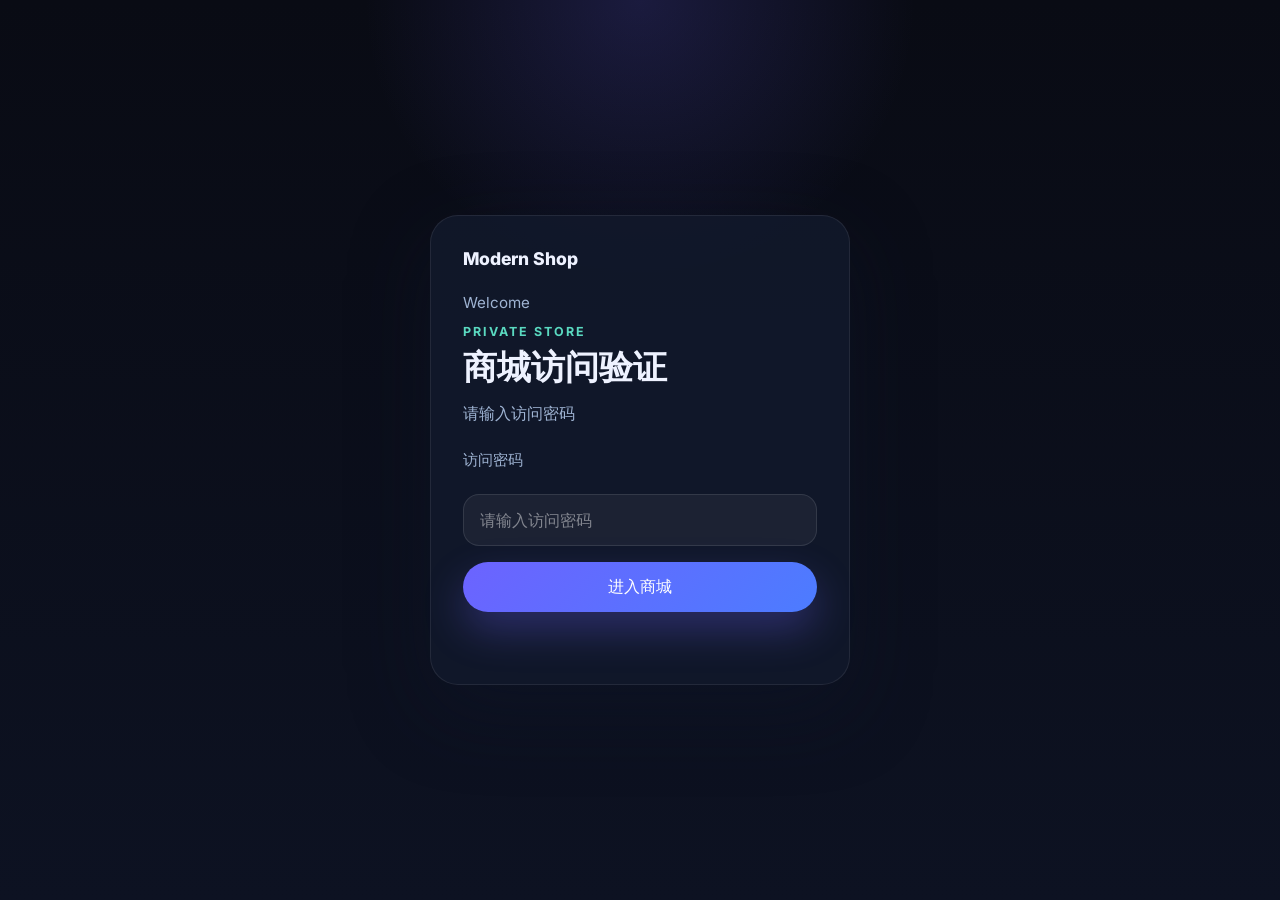
<file: index.html>
<!doctype html>
<html lang="zh-CN">
<head>
  <meta charset="utf-8" />
  <meta name="viewport" content="width=device-width, initial-scale=1.0" />
  <title>Modern Shop | 专业商城首页</title>
  <meta name="description" content="现代化商城首页，专业商品展示与多种支付方式，适合独立品牌电商。" />
  <link rel="preconnect" href="https://fonts.googleapis.com" />
  <link rel="preconnect" href="https://fonts.gstatic.com" crossorigin />
  <link href="https://fonts.googleapis.com/css2?family=Inter:wght@400;500;600;700;800&display=swap" rel="stylesheet" />
  <link rel="stylesheet" href="styles.css" />
  <script src="auth.js?v=20260812"></script>
</head>
<body>
  <header class="site-header">
    <div class="container header-inner">
      <a class="brand" href="index.html">Modern Shop</a>
      <nav class="nav-links">
        <a href="#products">商品</a>
        <a href="#features">特色</a>
      </nav>
    </div>
  </header>

  <main>
    <section class="hero section-hero">
      <div class="container hero-grid">
        <div class="hero-copy">
          <p class="eyebrow">专业商城解决方案</p>
          <h1>为您的品牌打造现代化商城首页</h1>
          <p class="hero-text">展示精选商品、优化转化体验，并提供高效管理方案，让用户购物更安心。</p>
          <div class="hero-actions">
            <a class="button button-primary" href="#products">立即浏览商品</a>
          </div>
        </div>
        <!-- 爆款推荐模块已移除 -->
      </div>
    </section>

    <section class="section-stats">
      <div class="container stats-grid">
        <div class="stat-card">
          <strong>200+</strong>
          <span>精选商品</span>
        </div>
        <div class="stat-card">
          <strong>24/7</strong>
          <span>实时库存同步</span>
        </div>
        <div class="stat-card">
          <strong>99%</strong>
          <span>客户满意率</span>
        </div>
      </div>
    </section>

    <section id="electronics" class="section-electronics">
      <div class="container section-header">
        <span class="eyebrow">电子模块</span>
        <h2>热门电子产品推荐</h2>
        <p class="section-subtitle">精选智能科技与办公电子，帮助你的商城展示更专业的电子品类。</p>
      </div>
      <div class="product-grid" id="electronics-grid"></div>
    </section>

    <section id="products" class="section-products">
      <div class="container section-header">
        <span class="eyebrow">商城商品</span>
        <h2>热销商品一览</h2>
      </div>
      <div class="product-grid" id="product-grid"></div>
    </section>

    <section id="payment-methods" class="section-payments">
      <div class="container section-header">
        <span class="eyebrow">付款方式</span>
        <h2>USDT 付款，安全透明</h2>
        <p class="section-subtitle">当前示例支持 USDT 支付，扫码即可完成快速结算。</p>
      </div>
      <div class="payments-grid">
        <article class="payment-card">
          <h3>USDT 支付</h3>
          <p>使用支持 USDT 的钱包扫码支付，适合数字货币收款场景。</p>
        </article>
      </div>
    </section>

    <section id="features" class="section-features">
      <div class="container section-header">
        <span class="eyebrow">为什么选择我们</span>
        <h2>专业视觉与高效商城管理</h2>
      </div>
      <div class="features-grid">
        <article class="feature-card">
          <h3>优雅商品展示</h3>
          <p>专业的商品卡片设计，让用户在首页就能快速找到想要的商品。</p>
        </article>
        <article class="feature-card">
          <h3>简洁管理流程</h3>
          <p>支持商品新增、编辑、删除以及导入导出，适合中小型商城运营。</p>
        </article>
        <article class="feature-card">
          <h3>响应式优化</h3>
          <p>移动端与桌面端同样流畅展示，覆盖多设备访问场景。</p>
        </article>
      </div>
    </section>

    <section class="section-testimonials">
      <div class="container section-header">
        <span class="eyebrow">客户评价</span>
        <h2>商家与用户都认可的体验</h2>
      </div>
      <div class="testimonials-grid">
        <blockquote class="testimonial-card">
          <p>“页面设计非常专业，后台管理也很容易上手。我们上线后转化显著提升。”</p>
          <footer>— 张女士，品牌运营经理</footer>
        </blockquote>
        <blockquote class="testimonial-card">
          <p>“现代而简洁，商品展示效果一流。访客体验非常舒服。”</p>
          <footer>— 李先生，独立电商店主</footer>
        </blockquote>
      </div>
    </section>
  </main>

  <footer class="site-footer">
    <div class="container footer-inner">
      <p>© 2026 Modern Shop。为独立品牌打造高效商城解决方案。</p>
      <div class="footer-links">
        <a href="#products">商品</a>
      </div>
    </div>
  </footer>

  <script src="data.js?v=20260812"></script>
  <script src="product-data.js?v=20260812"></script>
  <script src="scripts.js?v=20260812"></script>
</body>
</html>
</file>
<file: styles.css>
:root {
  --bg: #090b14;
  --bg-soft: #101426;
  --surface: #12182b;
  --surface-strong: #1f2a44;
  --text: #eef2ff;
  --muted: #9fb4d3;
  --primary: #6c63ff;
  --primary-soft: rgba(108, 99, 255, 0.15);
  --secondary: #5ad9c0;
  --shadow: 0 24px 80px rgba(15, 23, 42, 0.25);
  font-family: 'Inter', system-ui, -apple-system, BlinkMacSystemFont, 'Segoe UI', sans-serif;
}

* {
  box-sizing: border-box;
}

html {
  scroll-behavior: smooth;
}

body {
  margin: 0;
  min-height: 100vh;
  color: var(--text);
  background: radial-gradient(circle at top, rgba(108, 99, 255, 0.18), transparent 25%),
              linear-gradient(180deg, #090b14 0%, #0d1222 100%);
}

img {
  max-width: 100%;
  display: block;
}

button,
input,
textarea,
select {
  font: inherit;
}

.container {
  width: min(1120px, calc(100% - 2rem));
  margin: 0 auto;
}

.site-header {
  position: sticky;
  top: 0;
  z-index: 20;
  background: rgba(9, 11, 20, 0.94);
  border-bottom: 1px solid rgba(255, 255, 255, 0.04);
}

.header-inner {
  display: flex;
  align-items: center;
  justify-content: space-between;
  gap: 1rem;
  padding: 1rem 0;
}

.brand {
  font-size: 1.2rem;
  font-weight: 800;
  letter-spacing: 0.02em;
  color: var(--text);
  text-decoration: none;
}

.nav-links {
  display: flex;
  align-items: center;
  gap: 1.5rem;
}

.nav-links a,
.footer-links a {
  color: var(--muted);
  text-decoration: none;
  transition: color 0.2s ease;
}

.nav-links a:hover,
.footer-links a:hover {
  color: var(--text);
}

.button {
  display: inline-flex;
  align-items: center;
  justify-content: center;
  border: none;
  border-radius: 999px;
  padding: 0.85rem 1.6rem;
  cursor: pointer;
  text-decoration: none;
  transition: transform 0.2s ease, box-shadow 0.2s ease, background 0.2s ease;
}

.button:hover {
  transform: translateY(-1px);
}

.button-primary {
  color: #fff;
  background: linear-gradient(135deg, var(--primary), #4c7cff);
  box-shadow: 0 18px 40px rgba(108, 99, 255, 0.3);
}

.button-secondary {
  color: var(--text);
  background: rgba(255, 255, 255, 0.06);
  border: 1px solid rgba(255, 255, 255, 0.08);
}

.section-hero {
  padding: 5rem 0 4rem;
}

.hero-grid {
  display: grid;
  grid-template-columns: 1.3fr 1fr;
  align-items: center;
  gap: 3rem;
}

.hero-copy {
  max-width: 620px;
}

.eyebrow {
  display: inline-flex;
  align-items: center;
  gap: 0.5rem;
  text-transform: uppercase;
  letter-spacing: 0.2em;
  font-size: 0.75rem;
  color: var(--secondary);
  margin-bottom: 1rem;
}

.hero-copy h1,
.section-header h2,
.admin-panel h2,
.admin-form-card h3,
.admin-table-card h3 {
  margin: 0;
}

.hero-copy h1 {
  font-size: clamp(2.75rem, 5vw, 4.5rem);
  line-height: 1.02;
  max-width: 13ch;
}

.hero-text {
  margin: 1.5rem 0 2rem;
  color: var(--muted);
  font-size: 1.05rem;
  line-height: 1.85;
  max-width: 40rem;
}

.hero-actions {
  display: flex;
  flex-wrap: wrap;
  gap: 1rem;
}

.hero-visual {
  align-self: stretch;
}

.product-card-highlight {
  min-height: 360px;
  border-radius: 32px;
  padding: 2rem;
  background: linear-gradient(180deg, rgba(108, 99, 255, 0.18), rgba(13, 18, 34, 0.95));
  border: 1px solid rgba(255, 255, 255, 0.08);
  box-shadow: var(--shadow);
  display: flex;
  flex-direction: column;
  justify-content: space-between;
}

.product-label {
  display: inline-flex;
  padding: 0.55rem 0.9rem;
  border-radius: 999px;
  background: rgba(90, 217, 192, 0.15);
  color: var(--secondary);
  font-size: 0.9rem;
  font-weight: 700;
}

.price-row {
  display: flex;
  align-items: center;
  gap: 1rem;
  margin-top: 1.5rem;
}

.price {
  font-size: 2rem;
  font-weight: 800;
}

.badge {
  padding: 0.65rem 1rem;
  border-radius: 999px;
  background: rgba(255, 255, 255, 0.08);
  color: #ffffff;
  font-weight: 600;
}

.section-stats,
.section-products,
.section-features,
.section-testimonials,
.admin-panel {
  padding: 3.5rem 0;
}

.stats-grid,
.features-grid,
.testimonials-grid,
.admin-grid {
  display: grid;
  gap: 1.75rem;
}

.stats-grid {
  grid-template-columns: repeat(3, minmax(0, 1fr));
}

.stat-card {
  padding: 1.8rem;
  border-radius: 24px;
  background: rgba(255, 255, 255, 0.04);
  border: 1px solid rgba(255, 255, 255, 0.06);
  box-shadow: inset 0 0 0 1px rgba(255, 255, 255, 0.01);
}

.stat-card strong {
  display: block;
  font-size: 2rem;
  margin-bottom: 0.6rem;
}

.section-header {
  display: grid;
  gap: 0.8rem;
}

.section-header h2 {
  font-size: clamp(2rem, 2.5vw, 2.8rem);
  letter-spacing: -0.03em;
}

.product-grid {
  display: grid;
  grid-template-columns: repeat(auto-fit, minmax(260px, 1fr));
  gap: 1.5rem;
  margin-top: 2rem;
}

.product-card {
  display: flex;
  flex-direction: column;
  overflow: hidden;
  border-radius: 28px;
  background: rgba(255, 255, 255, 0.05);
  border: 1px solid rgba(255, 255, 255, 0.08);
  box-shadow: var(--shadow);
  transition: transform 0.25s ease, box-shadow 0.25s ease;
}

.product-card:hover {
  transform: translateY(-6px);
  box-shadow: 0 28px 70px rgba(15, 23, 42, 0.25);
}

.product-card-link {
  display: flex;
  flex-direction: column;
  height: 100%;
  color: inherit;
  text-decoration: none;
}

.product-card-image {
  min-height: 240px;
  background-size: cover;
  background-position: center;
  background-repeat: no-repeat;
  position: relative;
}

.product-card-image::after {
  content: '';
  position: absolute;
  inset: 0;
  background: linear-gradient(180deg, rgba(0, 0, 0, 0) 35%, rgba(0, 0, 0, 0.26) 100%);
}

.product-card-body {
  padding: 1.8rem;
  display: flex;
  flex-direction: column;
  gap: 1rem;
  flex: 1;
}

.product-card h3 {
  margin: 0;
  font-size: 1.35rem;
  line-height: 1.25;
  color: #eff4ff;
}

.product-card p {
  margin: 0;
  color: #c8d3e8;
  line-height: 1.85;
  flex: 1;
}

.product-card-footer {
  margin-top: auto;
}

.product-tag {
  background: rgba(108, 99, 255, 0.14);
  padding: 0.4rem 0.8rem;
  border-radius: 999px;
  color: var(--secondary);
  font-weight: 700;
}

.price-tag {
  font-weight: 700;
  font-size: 1.25rem;
}

.section-payments {
  padding: 3.5rem 0;
}

.payments-grid {
  display: grid;
  grid-template-columns: repeat(auto-fit, minmax(220px, 1fr));
  gap: 1.5rem;
  margin-top: 1.5rem;
}

.payment-card {
  padding: 1.8rem;
  border-radius: 28px;
  background: rgba(255, 255, 255, 0.05);
  border: 1px solid rgba(255, 255, 255, 0.08);
  box-shadow: var(--shadow);
    display: flex;
    flex-direction: column;
    gap: 1rem;
  }

  .payment-card.payment-active {
    background: rgba(108, 99, 255, 0.14);
    border-color: rgba(108, 99, 255, 0.25);
  }

  .payment-card h3 {
    margin: 0 0 0.75rem;
  }

  .payment-card p {
    margin: 0;
    color: var(--muted);
    line-height: 1.8;
  }

  .payment-summary {
    margin: 3rem auto 0;
    max-width: 720px;
  }

  .payment-summary-card {
    padding: 2rem;
    border-radius: 28px;
    background: rgba(255, 255, 255, 0.05);
    border: 1px solid rgba(255, 255, 255, 0.08);
    box-shadow: var(--shadow);
  }

  .screenshot-upload-card {
    padding: 1.8rem;
    border-radius: 28px;
    background: rgba(255, 255, 255, 0.05);
    border: 1px solid rgba(255, 255, 255, 0.08);
    box-shadow: var(--shadow);
    margin-top: 2rem;
    display: grid;
    gap: 1rem;
  }

  .screenshot-upload-card h3 {
    margin: 0;
  }

  .screenshot-upload-card p {
    margin: 0;
    color: var(--muted);
    line-height: 1.8;
  }

  .payment-summary-card img,
  .image-preview img {
    width: 100%;
    border-radius: 18px;
    object-fit: cover;
    display: block;
    max-height: 320px;
  }

  .button-disabled {
    opacity: 0.55;
    cursor: not-allowed;
  }

  .payment-summary-card h2 {
    margin-top: 0;
  }

  .payment-note {
    margin-top: 1.5rem;
    color: var(--muted);
  }

  .payment-actions {
    display: flex;
    flex-wrap: wrap;
    gap: 1rem;
    margin-top: 1.5rem;
  }

  .confirm-actions {
    display: flex;
    flex-wrap: wrap;
    gap: 1rem;
    margin-top: 2rem;
  }

  .success-note {
    margin: 1.5rem 0 0;
    color: var(--muted);
    line-height: 1.8;
  }
}

.product-card-body {
  padding: 1.8rem;
  display: flex;
  flex-direction: column;
  gap: 1rem;
  height: 100%;
}

.product-card-footer {
  margin-top: auto;
}

.payment-qr-area {
  margin: 2rem auto 0;
  max-width: 720px;
}

.payment-qr-card {
  display: flex;
  flex-direction: column;
  align-items: center;
  text-align: center;
  gap: 1rem;
  padding: 1.75rem;
  border-radius: 28px;
  background: rgba(255, 255, 255, 0.05);
  border: 1px solid rgba(255, 255, 255, 0.08);
  box-shadow: var(--shadow);
}

.payment-qr-image {
  width: min(320px, 100%);
  border-radius: 18px;
  border: 1px solid rgba(255, 255, 255, 0.1);
}

.payment-qr-note {
  margin: 0;
  color: var(--muted);
  line-height: 1.8;
}

.product-card h3 {
  margin: 0 0 0.85rem;
}

.product-card p {
  margin: 0 1.2rem 1.4rem 0;
  color: var(--muted);
  line-height: 1.75;
}

.product-meta {
  display: flex;
  justify-content: space-between;
  align-items: center;
  gap: 1rem;
  flex-wrap: wrap;
}

.product-tag {
  color: var(--secondary);
  font-weight: 600;
}

.price-tag {
  font-weight: 700;
  font-size: 1.2rem;
}

.section-features .features-grid {
  grid-template-columns: repeat(auto-fit, minmax(240px, 1fr));
}

.feature-card,
.testimonial-card,
.admin-form-card,
.admin-table-card {
  border-radius: 28px;
  padding: 2rem;
  background: rgba(255, 255, 255, 0.05);
  border: 1px solid rgba(255, 255, 255, 0.06);
}

.feature-card h3,
.admin-form-card h3,
.admin-table-card h3 {
  margin-bottom: 1rem;
}

.testimonials-grid {
  grid-template-columns: repeat(auto-fit, minmax(280px, 1fr));
}

.testimonial-card {
  display: flex;
  flex-direction: column;
  gap: 1.4rem;
}

.testimonial-card p {
  margin: 0;
  color: var(--text);
  line-height: 1.85;
}

.testimonial-card footer {
  color: var(--muted);
  font-size: 0.95rem;
}

.site-footer {
  padding: 2rem 0;
}

.footer-inner {
  display: flex;
  align-items: center;
  justify-content: space-between;
  gap: 1rem;
  font-size: 0.95rem;
  color: var(--muted);
}

.footer-links {
  display: flex;
  gap: 1rem;
}

.admin-header {
  background: rgba(7, 10, 18, 0.96);
}

.admin-panel {
  padding-top: 4rem;
}

.admin-actions {
  display: flex;
  flex-wrap: wrap;
  gap: 1rem;
  justify-content: space-between;
  align-items: flex-end;
  margin-bottom: 1.8rem;
}

.admin-search label {
  display: block;
  color: var(--muted);
  font-size: 0.92rem;
  margin-bottom: 0.65rem;
}

.admin-search input,
input,
textarea {
  width: 100%;
  min-width: 0;
  padding: 0.95rem 1rem;
  border-radius: 16px;
  background: rgba(255, 255, 255, 0.05);
  border: 1px solid rgba(255, 255, 255, 0.08);
  color: var(--text);
}

input::placeholder,
textarea::placeholder {
  color: rgba(255, 255, 255, 0.45);
}

.admin-export {
  display: flex;
  align-items: center;
  gap: 0.8rem;
  flex-wrap: wrap;
}

.file-input-label {
  position: relative;
  overflow: hidden;
}

.file-input-label input[type="file"] {
  position: absolute;
  inset: 0;
  opacity: 0;
  cursor: pointer;
}

.image-preview {
  margin-top: 0.8rem;
  border-radius: 18px;
  overflow: hidden;
  background: rgba(255, 255, 255, 0.04);
  border: 1px solid rgba(255, 255, 255, 0.08);
}

.image-preview img {
  width: 100%;
  display: block;
  object-fit: cover;
  max-height: 260px;
}

.admin-grid {
  grid-template-columns: 1.1fr 1.4fr;
}

.admin-table-card {
  overflow: hidden;
}

.table-wrapper {
  overflow-x: auto;
}

table {
  width: 100%;
  border-collapse: collapse;
  min-width: 600px;
}

thead {
  background: rgba(255, 255, 255, 0.04);
}

th,
td {
  padding: 1rem 1rem;
  text-align: left;
  border-bottom: 1px solid rgba(255, 255, 255, 0.06);
}

th {
  color: var(--muted);
  font-weight: 600;
}

tbody tr:hover {
  background: rgba(255, 255, 255, 0.03);
}

.table-action {
  display: inline-flex;
  gap: 0.55rem;
}

.table-action button {
  padding: 0.55rem 0.9rem;
  border-radius: 999px;
  min-width: 74px;
}

.form-actions {
  display: flex;
  flex-wrap: wrap;
  gap: 1rem;
  margin-top: 1rem;
}

@media (max-width: 960px) {
  .hero-grid,
  .admin-grid {
    grid-template-columns: 1fr;
  }

  .nav-links {
    display: none;
  }
}

@media (max-width: 720px) {
  .container {
    width: calc(100% - 1.5rem);
  }

  .hero-actions,
  .admin-actions {
    flex-direction: column;
    align-items: stretch;
  }

  .stats-grid,
  .features-grid,
  .testimonials-grid {
    grid-template-columns: 1fr;
  }
}
</file>
